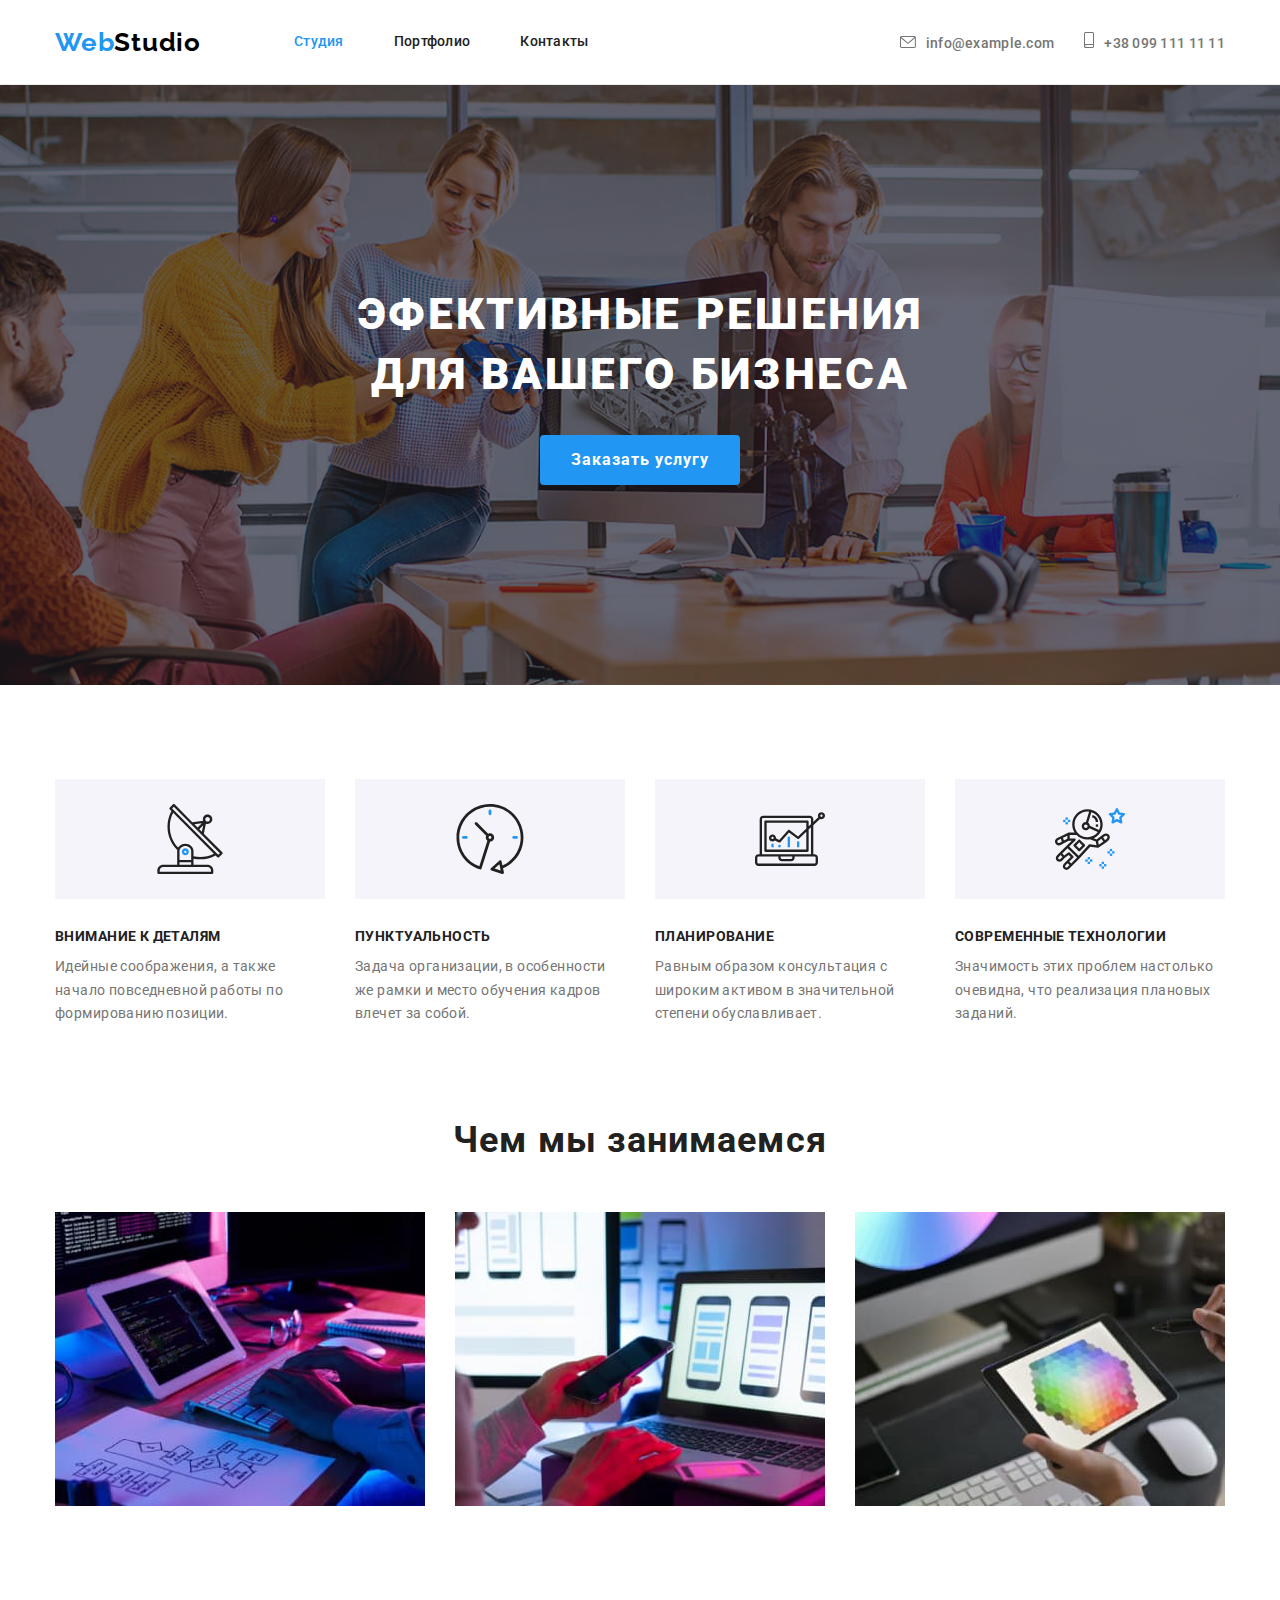
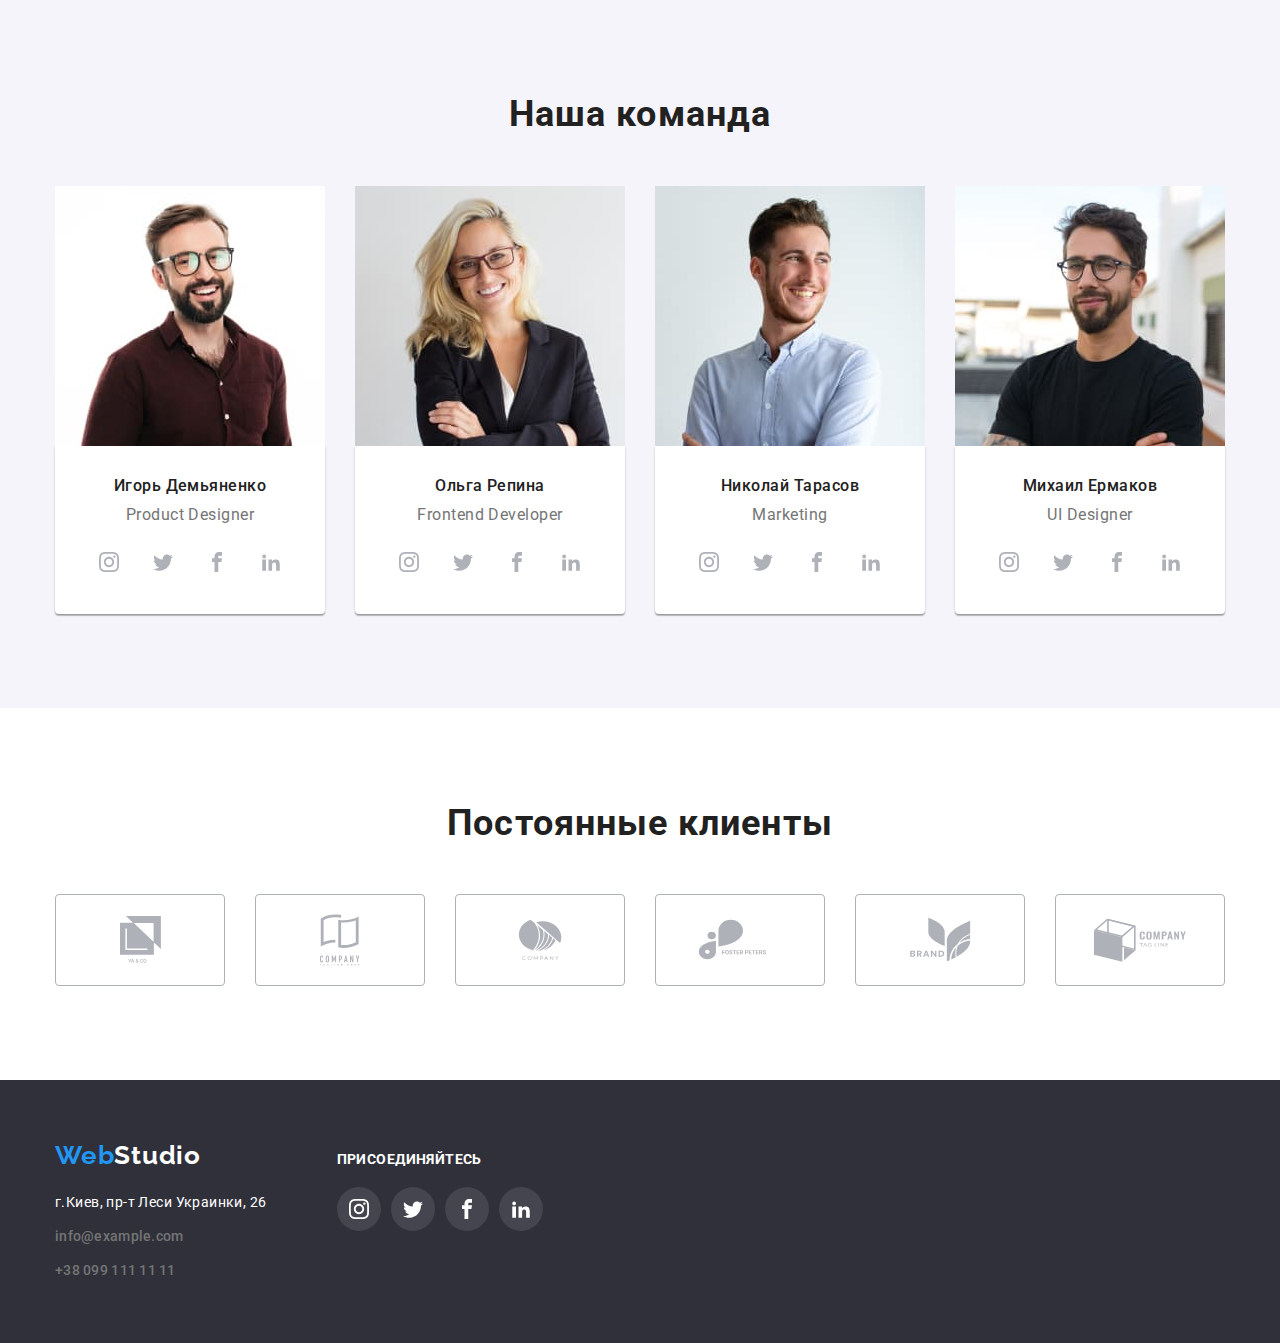
<file: index.html>
<!DOCTYPE html>
<html lang="ru">
<head>
    <meta charset="UTF-8">
    <meta http-equiv="X-UA-Compatible" content="IE=edge">
    <meta name="viewport" content="width=device-width, initial-scale=1.0">
    <title>WebStudio</title>
    <link rel="preconnect" href="https://fonts.googleapis.com">
    <link rel="preconnect" href="https://fonts.gstatic.com" crossorigin>
    <link href="https://fonts.googleapis.com/css2?family=Raleway:wght@700&family=Roboto:wght@400;500;700;900&display=swap"
        rel="stylesheet">
    <link rel="stylesheet" href="https://cdnjs.cloudflare.com/ajax/libs/modern-normalize/1.0.0/modern-normalize.min.css" />
    <link rel="stylesheet" href="./css/style.css">
</head>
<body>
    <header class="header">
            <div class="container header-line">
                <a href="#" class="logo header-logo"><span class="logo-first">Web</span>Studio</a>
                <nav class="navigation">
                    <ul class="header-list list">
                        <li class="header-item"><a href="#" class="header-link current">Студия</a></li>
                        <li class="header-item"><a href="./portfolio.html" class="header-link">Портфолио</a></li>
                        <li class="header-item"><a href="#contacts" class="header-link">Контакты</a></li>
                    </ul>
                </nav>
                <ul class="header-contacts list">
                        <li class="contacts-item">
                            <a href="mailto:info@example.com" class="contacts-mail contacts-link">
                                <svg class="header-icon" width="16" height="12">
                                    <use href="./img/icons.svg#icon-envelope"></use>
                                </svg>info@example.com</a>
                        </li>
                        <li class="contacts-item">
                            
                            <a href="tel:+380991111111" class="contacts-tel contacts-link">
                                <svg class="header-icon" width="10" height="16">
                                    <use href="./img/icons.svg#icon-smartphone"></use>
                            </svg>+38 099 111 11 11</a>
                        </li>
                </ul>
            </div>
    </header>
    <main>
        <section class="hero section">
            <div class="container">
            <h1 class="hero-name">эфективные решения <br>для вашего бизнеса</h1>
            <button type="button" class="hero-btn sort-btn">Заказать услугу</button>
            </div>
        </section>
            <!--Features-->
        <section class="features section">
            <div class="container">
            <h2 class="visually-hidden">hide</h2>
            <ul class="features-list list">
                <li class="features-item">
                    <div class="feature-item-icon">
                        <svg class="feature-icon">
                            <use href="./img/icons.svg#icon-antenna"></use>
                        </svg>
                    </div>
                    <h3 class="features-list-name">Внимание к деталям</h3>
                    <p class="features-list-text">Идейные соображения, а также начало повседневной работы по формированию позиции.</p>
                </li>
                <li class="features-item">
                    <div class="feature-item-icon">
                        <svg class="feature-icon">
                            <use href="./img/icons.svg#icon-clock"></use>
                        </svg>
                    </div>
                    <h3 class="features-list-name">Пунктуальность</h3>
                    <p class="features-list-text">Задача организации, в особенности же рамки и место обучения кадров влечет за собой.</p>
                </li>
                <li class="features-item">
                    <div class="feature-item-icon">
                        <svg class="feature-icon">
                            <use href="./img/icons.svg#icon-diagram"></use>
                        </svg>
                    </div>
                    <h3 class="features-list-name">Планирование</h3>
                    <p class="features-list-text">Равным образом консультация с широким активом в значительной степени обуславливает.</p>
                </li>
                <li class="features-item">
                    <div class="feature-item-icon">
                        <svg class="feature-icon">
                            <use href="./img/icons.svg#icon-astronaut"></use>
                        </svg>
                    </div>
                    <h3 class="features-list-name">Современные технологии</h3>
                    <p class="features-list-text">Значимость этих проблем настолько очевидна, что реализация плановых заданий.</p>
                </li>
            </ul>
            </div>
        </section>
            <!--Our work-->
        <section class="work-pics">
            <div class="container">
            <h2 class="work-pics-title section-title">Чем мы занимаемся</h2>
            <ul class="work-pics-list list">
                <li class="work-pics-item"><img src="./img/box-1.jpg" width="370" alt="рабочее место с планшетом"></li>
                <li class="work-pics-item"><img src="./img/box-2.jpg" width="370" alt="рабочее место с ноутбуком"></li>
                <li class="work-pics-item"><img src="./img/box-3.jpg" width="370" alt="планшет с палитрой"></li>
            </ul>
            </div>
        </section>
            <!--Our team-->
        <section class="team section">
            <div class="container">
            <h2 class="team-title section-title">Наша команда</h2>
            <ul class="team-list list">
                <li class="team-item">
                    <img src="./img/product-designer.jpg"  alt="a man with a beard in a brown shirt" width="270" class="team-img">
                    <div class="team-item-undertitle">
                        <h3 class="team-item-member">Игорь Демьяненко</h3>
                        <p lang="en" class="team-member-title">Product Designer</p>
                            <ul class="social-icon-list">
                                <li class="member-social-icon">
                                    <a href="#" class="member-social-link">
                                        <svg class="social-icon" width="20" height="20">
                                            <use href="./img/icons.svg#icon-instagram"></use>
                                        </svg>
                                    </a>
                                </li>
                                <li class="member-social-icon">
                                    <a href="#" class="member-social-link">
                                        <svg class="social-icon" width="20" height="20">
                                            <use href="./img/icons.svg#icon-twitter"></use>
                                        </svg>
                                    </a>
                                </li>
                                <li class="member-social-icon">
                                    <a href="#" class="member-social-link">
                                        <svg class="social-icon" width="20" height="20">
                                            <use href="./img/icons.svg#icon-facebook"></use>
                                        </svg>
                                    </a>
                                </li>
                                <li class="member-social-icon">
                                    <a href="#" class="member-social-link">
                                        <svg class="social-icon" width="20" height="20">
                                            <use href="./img/icons.svg#icon-linkedin2"></use>
                                        </svg>
                                    </a>
                                </li>
                            </ul>
                    </div>
                </li>
                <li class="team-item">
                    <img src="./img/fronend-developer.jpg" alt="woman in suit" width="270" class="team-img">
                    <div class="team-item-undertitle">
                    <h3 class="team-item-member">Ольга Репина</h3>
                    <p lang="en" class="team-member-title">Frontend Developer</p>
                    <ul class="social-icon-list">
                        <li class="member-social-icon">
                            <a href="#" class="member-social-link">
                                <svg class="social-icon" width="20" height="20">
                                    <use href="./img/icons.svg#icon-instagram"></use>
                                </svg>
                            </a>
                        </li>
                        <li class="member-social-icon">
                            <a href="#" class="member-social-link">
                                <svg class="social-icon" width="20" height="20">
                                    <use href="./img/icons.svg#icon-twitter"></use>
                                </svg>
                            </a>
                        </li>
                        <li class="member-social-icon">
                            <a href="#" class="member-social-link">
                                <svg class="social-icon" width="20" height="20">
                                    <use href="./img/icons.svg#icon-facebook"></use>
                                </svg>
                            </a>
                        </li>
                        <li class="member-social-icon">
                            <a href="#" class="member-social-link">
                                <svg class="social-icon" width="20" height="20">
                                    <use href="./img/icons.svg#icon-linkedin2"></use>
                                </svg>
                            </a>
                        </li>
                    </ul>
                    </div>
                </li>
                <li class="team-item">
                    <img src="./img/marketing.jpg" alt="man in polo" width="270" class="team-img">
                    <div class="team-item-undertitle">
                        <h3 class="team-item-member">Николай Тарасов</h3>
                        <p lang="en" class="team-member-title">Marketing</p>
                        <ul class="social-icon-list">
                            <li class="member-social-icon">
                                <a href="#" class="member-social-link">
                                    <svg class="social-icon" width="20" height="20">
                                        <use href="./img/icons.svg#icon-instagram"></use>
                                    </svg>
                                </a>
                            </li>
                            <li class="member-social-icon">
                                <a href="#" class="member-social-link">
                                    <svg class="social-icon" width="20" height="20">
                                        <use href="./img/icons.svg#icon-twitter"></use>
                                    </svg>
                                </a>
                            </li>
                            <li class="member-social-icon">
                                <a href="#" class="member-social-link">
                                    <svg class="social-icon" width="20" height="20">
                                        <use href="./img/icons.svg#icon-facebook"></use>
                                    </svg>
                                </a>
                            </li>
                            <li class="member-social-icon">
                                <a href="#" class="member-social-link">
                                    <svg class="social-icon" width="20" height="20">
                                        <use href="./img/icons.svg#icon-linkedin2"></use>
                                    </svg>
                                </a>
                            </li>
                        </ul>
                    </div>
                </li>
                <li class="team-item">
                    <img src="./img/ui-designer.jpg" alt="man in black t-shirt" width="270" class="team-img">
                    <div class="team-item-undertitle">
                    <h3 class="team-item-member">Михаил Ермаков</h3>
                    <p lang="en" class="team-member-title">UI Designer</p>
                    <ul class="social-icon-list">
                        <li class="member-social-icon">
                            <a href="#" class="member-social-link">
                                <svg class="social-icon" width="20" height="20">
                                    <use href="./img/icons.svg#icon-instagram"></use>
                                </svg>
                            </a>
                        </li>
                        <li class="member-social-icon">
                            <a href="#" class="member-social-link">
                                <svg class="social-icon" width="20" height="20">
                                    <use href="./img/icons.svg#icon-twitter"></use>
                                </svg>
                            </a>
                        </li>
                        <li class="member-social-icon">
                            <a href="#" class="member-social-link">
                                <svg class="social-icon" width="20" height="20">
                                    <use href="./img/icons.svg#icon-facebook"></use>
                                </svg>
                            </a>
                        </li>
                        <li class="member-social-icon">
                            <a href="#" class="member-social-link">
                                <svg class="social-icon" width="20" height="20">
                                    <use href="./img/icons.svg#icon-linkedin2"></use>
                                </svg>
                            </a>
                        </li>
                    </ul>
                    </div>
                </li>
            </ul>
            </div>
        </section>
            <!-- Clients -->
        <section class="clients section">
            <div class="container">
                <h3 class="clients-list-name">Постоянные клиенты</h3>
                    <ul class="clients-list list">
                        <li class="clients-item">
                            <a href="#" class="clients-item-link">
                                <svg class="clients-item-icon" width="41" height="47">
                                    <use href="./img/icons.svg#icon-yanco"></use>
                                </svg>
                            </a>
                        </li>
                        <li class="clients-item">
                            <a href="#" class="clients-item-link">
                                <svg class="clients-item-icon" width="40" height="52">
                                    <use href="./img/icons.svg#icon-taglinehere"></use>
                                </svg>
                            </a>
                        </li>
                        <li class="clients-item">
                            <a href="#" class="clients-item-link">
                                <svg class="clients-item-icon" width="44" height="41">
                                    <use href="./img/icons.svg#icon-company"></use>
                                </svg>
                            </a>
                        </li>
                        <li class="clients-item">
                            <a href="#" class="clients-item-link">
                                <svg class="clients-item-icon" width="85" height="41">
                                    <use href="./img/icons.svg#icon-fosterpeters"></use>
                                </svg>
                            </a>
                        </li>
                        <li class="clients-item">
                            <a href="#" class="clients-item-link">
                                <svg class="clients-item-icon" width="65" height="45">
                                    <use href="./img/icons.svg#icon-brand"></use>
                                </svg>
                            </a>
                        </li>
                        <li class="clients-item">
                            <a href="#" class="clients-item-link">
                            <svg class="clients-item-icon" width="94" height="44">
                                <use href="./img/icons.svg#icon-tagline"></use>
                            </svg>
                            </a>
                        </li>
                    </ul>
            </div>
        </section>
    </main>
    <footer class="footer">
        <div class="container footer-list">
            <div class="footer-link">
                <ul class="footer-link-list list">
                    <li class="logo">
                        <a href="#" class="footer-logo"><span class="logo-first">Web</span>Studio</a>
                    </li>
                    <li>
                        <address id="contacts" class="footer-contacts">
                            <ul class="footer-contacts-list list">
                                <li class="contacts-list"><a href="#" class="footer-address">г.Киев, пр-т Леси Украинки, 26</a></li>
                                <li class="contacts-list"><a href="mailto:info@example.com"
                                        class="footer-contacts-mail contacts-link">info@example.com</a>
                                </li>
                                <li class="contacts-list"><a href="tel:+380991111111" class="footer-contacts-tel contacts-link">+38 099 111 11
                                        11</a></li>
                            </ul>
                        </address>
                    </li>
                </ul>
            </div>
            <div class="social-list list">
                <p class="footer-social-name">присоединяйтесь</p>
                <ul class="social-icon-list">
                    <li class="member-social-icon">
                        <a href="#" class="footer-social-link">
                            <svg class="social-icon" width="20" height="20">
                                <use href="./img/icons.svg#icon-instagram"></use>
                            </svg>
                        </a>
                    </li>
                    <li class="member-social-icon">
                        <a href="#" class="footer-social-link">
                            <svg class="social-icon" width="20" height="20">
                                <use href="./img/icons.svg#icon-twitter"></use>
                            </svg>
                        </a>
                    </li>
                    <li class="member-social-icon">
                        <a href="#" class="footer-social-link">
                            <svg class="social-icon" width="20" height="20">
                                <use href="./img/icons.svg#icon-facebook"></use>
                            </svg>
                        </a>
                    </li>
                    <li class="member-social-icon">
                        <a href="#" class="footer-social-link">
                            <svg class="social-icon" width="20" height="20">
                                <use href="./img/icons.svg#icon-linkedin2"></use>
                            </svg>
                        </a>
                    </li>
                </ul>
            </div>
        </div>
    </footer>
</body>
</html>
</file>
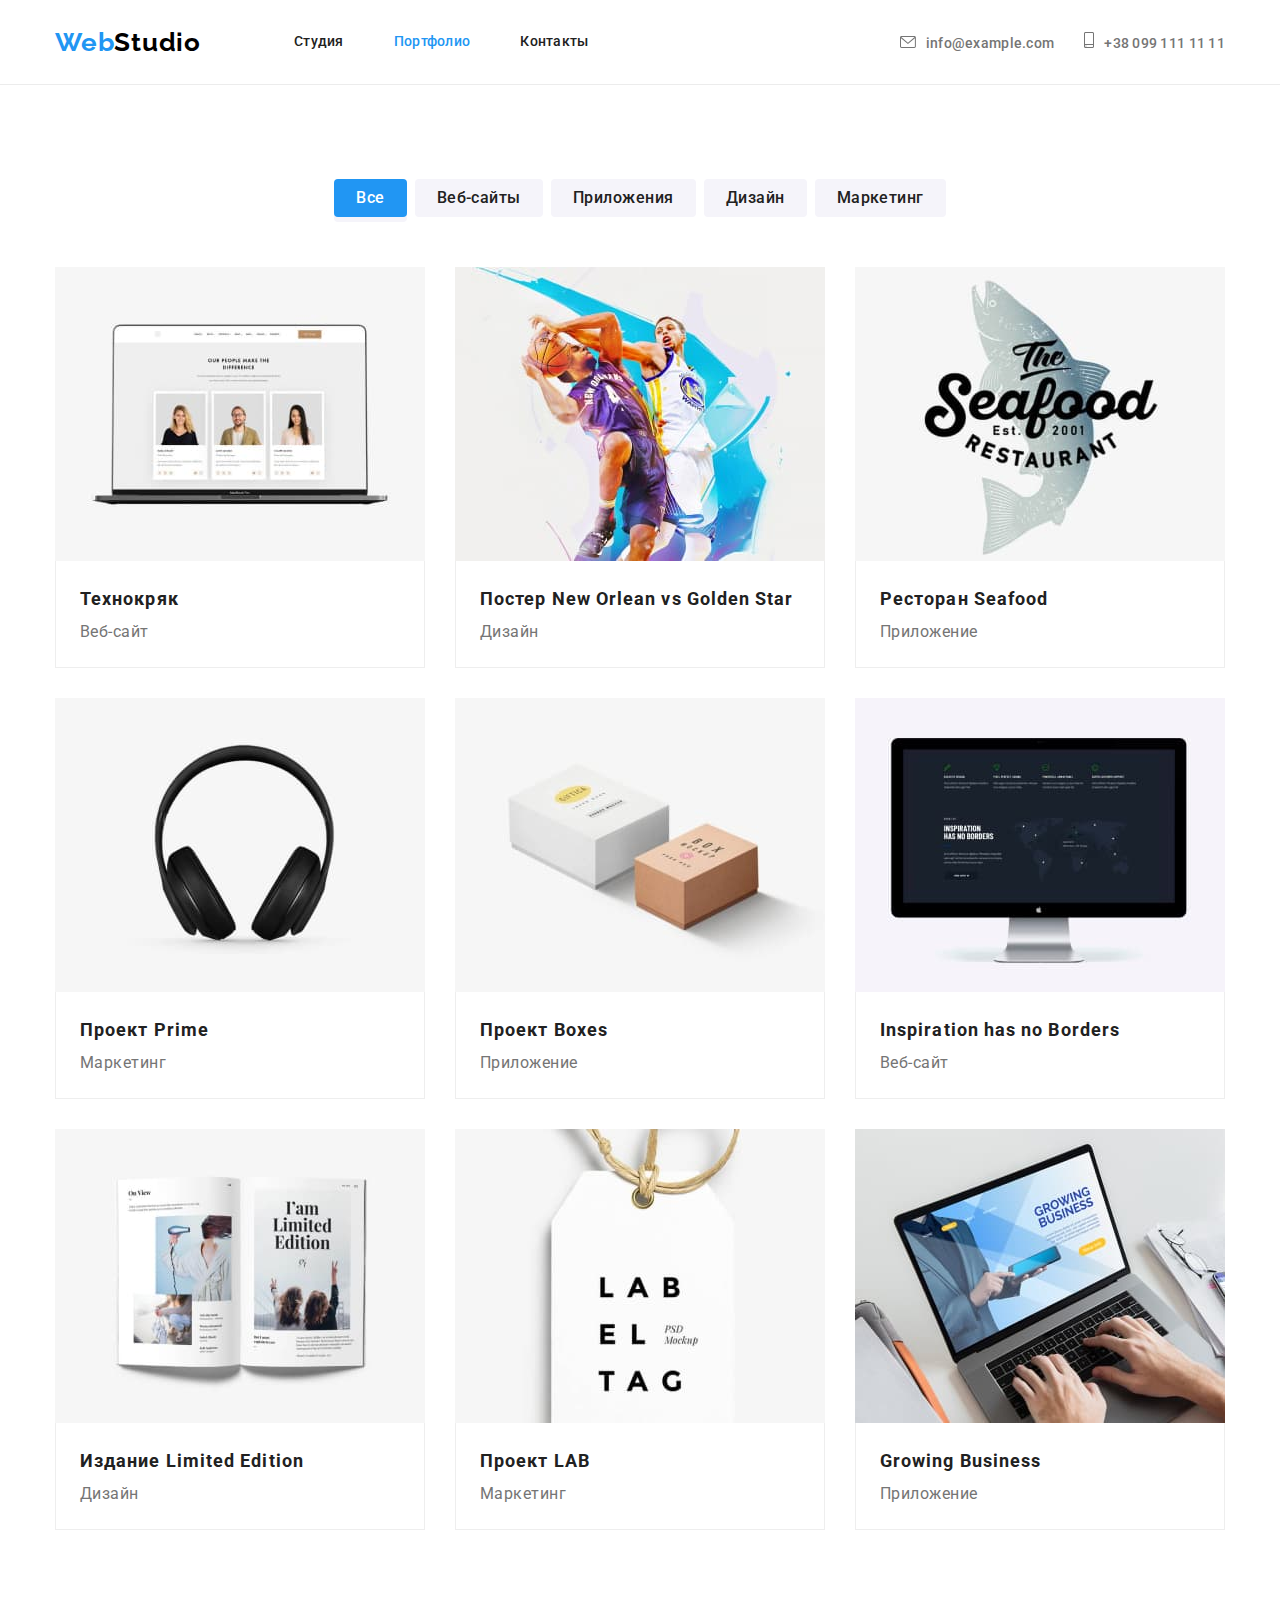
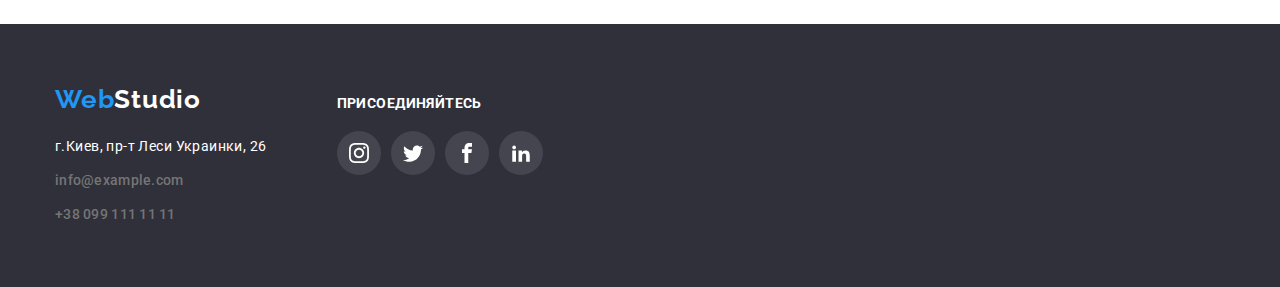
<file: portfolio.html>
<!DOCTYPE html>
<html lang="ru">
<head>
    <meta charset="UTF-8">
    <meta http-equiv="X-UA-Compatible" content="IE=edge">
    <meta name="viewport" content="width=device-width, initial-scale=1.0">
    <title>Portfolio</title>
    <link rel = “preconnect” href = “https://fonts.gstatic.com”>
    <link rel="preconnect" href="https://fonts.googleapis.com">
    <link rel="preconnect" href="https://fonts.gstatic.com" crossorigin>
    <link href="https://fonts.googleapis.com/css2?family=Raleway:wght@700&family=Roboto:wght@400;500;700;900&display=swap"
        rel="stylesheet">
        <link rel="stylesheet" href="https://cdnjs.cloudflare.com/ajax/libs/modern-normalize/1.0.0/modern-normalize.min.css" />
    <link rel="stylesheet" href="./css/style.css">
</head>
<body>
    <header class="header">
        <div class="container header-line">
        <a href="./index.html" class="logo"><span class="logo-first">Web</span>Studio</a>
        <nav class="navigation">
            <ul class="header-list list">
                <li class="header-item"><a href="./index.html" class="header-link">Студия</a></li>
                <li class="header-item"><a href="" class="header-link current">Портфолио</a></li>
                <li class="header-item"><a href="#contacts" class="header-link">Контакты</a></li>
            </ul>
        </nav>
        <ul class="header-contacts list">
            <li class="contacts-item">
                <a href="mailto:info@example.com" class="contacts-mail contacts-link">
                    <svg class="header-icon" width="16" height="12">
                        <use href="./img/icons.svg#icon-envelope"></use>
                    </svg>info@example.com</a>
            </li>
            <li class="contacts-item">
                <a href="tel:+380991111111" class="contacts-tel contacts-link"><svg class="header-icon" width="10" height="16">
                        <use href="./img/icons.svg#icon-smartphone"></use>
                    </svg>+38 099 111 11 11</a>
            </li>
        </ul>
        </div>
    </header>
    <main>
        <section class="sort section">
            <div class="container">
            <h1 class="visually-hidden">hide</h1>
            <ul class="button-list list">
                <li class="item-btn"><button class="button btn-current sort-btn">Все</button></li>
                <li class="item-btn"><button class="button sort-btn">Веб-сайты</button></li>
                <li class="item-btn"><button class="button sort-btn">Приложения</button></li>
                <li class="item-btn"><button class="button sort-btn">Дизайн</button></li>
                <li class="item-btn"><button class="button sort-btn">Маркетинг</button></li>
            </ul>
            <ul class="img-list list">
                <li class="item-list">
                    <a tabindex="0" class="item-list-link" href="#">
                        <img src="./img/portfolio-tehnokriak.jpg" alt="экран ноутбука с web">
                            <div class="border-bottom-text">
                                <h2 class="ourwork-img-title">Технокряк</h2>
                                <p class="ourwork-img-description">Веб-сайт</p>
                            </div>
                    </a>
                </li>
                <li class="item-list">
                    <a class="item-list-link" href="#">
                    <img src="./img/portfolio-poster.jpg" alt="баскетбольная команда">
                        <div class="border-bottom-text">
                            <h2 class="ourwork-img-title">Постер <span lang="en">New Orlean vs Golden Star</span></h2>
                            <p class="ourwork-img-description">Дизайн</p>
                        </div>
                    </a>
                </li>
                <li class="item-list">
                    <a class="item-list-link" href="#">
                    <img src="./img/portfolio-restoraunt.jpg" alt="плакат с рыбой">
                        <div class="border-bottom-text">
                            <h2 class="ourwork-img-title">Ресторан <span lang="en">Seafood</span></h2>
                            <p class="ourwork-img-description">Приложение</p>
                        </div>
                    </a>
                </li>
                <li class="item-list">
                    <a class="item-list-link" href="#">
                    <img src="./img/portfolio-prime.jpg" alt="наушники">
                        <div class="border-bottom-text">
                            <h2 class="ourwork-img-title">Проект <span lang="en">Prime</span></h2>
                            <p class="ourwork-img-description">Маркетинг</p>
                        </div>
                    </a>
                </li>
                <li class="item-list">
                    <a class="item-list-link" href="#">
                    <img src="./img/portfolio-boxes.jpg" alt="картонные коробки">
                        <div class="border-bottom-text">
                            <h2 class="ourwork-img-title">Проект <span lang="en">Boxes</span></h2>
                            <p class="ourwork-img-description">Приложение</p>
                        </div>
                    </a>
                </li>
                <li class="item-list">
                    <a class="item-list-link" href="#">
                    <img src="./img/portfolio-no-borders.jpg" alt="чорный монитор">
                        <div class="border-bottom-text">
                            <h2 class="ourwork-img-title" lang="en">Inspiration has no Borders</h2>
                            <p class="ourwork-img-description">Веб-сайт</p>
                        </div>
                    </a>
                </li>
                <li class="item-list">
                    <a class="item-list-link" href="#">
                    <img src="./img/portfolio-le.jpg" alt="развернутая книга">
                        <div class="border-bottom-text">
                            <h2 class="ourwork-img-title">Издание <span lang="en">Limited Edition</span></h2>
                            <p class="ourwork-img-description">Дизайн</p>
                        </div>
                    </a>
                </li>
                <li class="item-list">
                    <a class="item-list-link" href="#">
                    <img src="./img/portfolio-lab.jpg" alt="бирка с надписью lab">
                        <div class="border-bottom-text">
                            <h2 class="ourwork-img-title">Проект <span lang="en">LAB</span></h2>
                            <p class="ourwork-img-description">Маркетинг</p>
                        </div>
                    </a>
                </li>
                <li class="item-list">
                    <a class="item-list-link" href="#">
                    <img src="./img/portfolio-growing-bsns.jpg" alt="руки на клавиатуре ноутбука">
                        <div class="border-bottom-text">
                            <h2 class="ourwork-img-title" lang="en">Growing Business</h2>
                            <p class="ourwork-img-description">Приложение</p>
                        </div>
                    </a>
                </li>
            </ul>
            </div>
        </section>
    </main>
    <footer class="footer">
        <div class="container footer-list">
            <div class="footer-link">
                <ul class="footer-link-list list">
                    <li class="logo">
                        <a href="#" class="footer-logo"><span class="logo-first">Web</span>Studio</a>
                    </li>
                    <li>
                        <address id="contacts" class="footer-contacts">
                            <ul class="footer-contacts-list list">
                                <li class="contacts-list"><a href="#" class="footer-address">г.Киев, пр-т Леси Украинки,
                                        26</a></li>
                                <li class="contacts-list"><a href="mailto:info@example.com"
                                        class="footer-contacts-mail contacts-link">info@example.com</a>
                                </li>
                                <li class="contacts-list"><a href="tel:+380991111111"
                                        class="footer-contacts-tel contacts-link">+38 099 111 11
                                        11</a></li>
                            </ul>
                        </address>
                    </li>
                </ul>
            </div>
            <div class="social-list list">
                <p class="footer-social-name">присоединяйтесь</p>
                <ul class="social-icon-list">
                    <li class="member-social-icon">
                        <a href="#" class="footer-social-link">
                            <svg class="social-icon" width="20" height="20">
                                <use href="./img/icons.svg#icon-instagram"></use>
                            </svg>
                        </a>
                    </li>
                    <li class="member-social-icon">
                        <a href="#" class="footer-social-link">
                            <svg class="social-icon" width="20" height="20">
                                <use href="./img/icons.svg#icon-twitter"></use>
                            </svg>
                        </a>
                    </li>
                    <li class="member-social-icon">
                        <a href="#" class="footer-social-link">
                            <svg class="social-icon" width="20" height="20">
                                <use href="./img/icons.svg#icon-facebook"></use>
                            </svg>
                        </a>
                    </li>
                    <li class="member-social-icon">
                        <a href="#" class="footer-social-link">
                            <svg class="social-icon" width="20" height="20">
                                <use href="./img/icons.svg#icon-linkedin2"></use>
                            </svg>
                        </a>
                    </li>
                </ul>
            </div>
        </div>
    </footer>
</body>
</html>
</file>
<file: css/style.css>
:root {
    --hero-btntxt-color: #ffffff;
    --hero-btnbkg-color: #2196f3;
    --button-color: #212121;
    --accent-color: #2196f3;
    --title-color: #212121;
    --text-color: #757575;
    --img-title-color: #212121;
    --team-background: #f5f4fa;
    --team-item-background: #ffffff;
    --border-item-color: #201212;
}
p,
h1,
h2,
h3,
h4,
h5,
h6 {
    margin: 0;
}
ul {
    margin: 0;
    padding: 0;
}
img {
    display: block;
}
/*-- Разметка главной страницы --*/
body {
    background-color: white;
    font-family: "Roboto", sans-serif;
    color: #212121;
}
/*-- Палитра --*/
/*-- header btn color #212121 --*/
/*-- accent #2196F3 --*/
/*-- feature title color #212121 --*/
/*-- feature text color #757575 --*/
/*-- name member color #212121 --*/
/*-- career member color #757575 --*/

.list {
    list-style: none;
}
.container {
    width: 1200px;
    padding-left: 15px;
    padding-right: 15px;
    margin: 0 auto;
}
.section {
    padding-bottom: 94px;
    padding-top: 94px;
}
.logo {
    font-family: "Raleway", sans-serif;
    font-weight: 700;
    font-size: 26px;
    line-height: 1.19;
    letter-spacing: 0.03em;
    color: #000000;
    text-decoration: none;
}
.logo-first {
    font-family: "Raleway", sans-serif;
    font-weight: 700;
    font-size: 26px;
    line-height: 1.19;
    letter-spacing: 0.03em;
    color: #2196f3;
}
/*-- HERO ILUSTRATION --*/
.hero {
    background-color: #2f303a;
    padding-top: 200px;
    padding-bottom: 200px;
    background-image: linear-gradient(
            rgba(47, 48, 58, 0.4),
            rgba(47, 48, 58, 0.4)
        ),
        url(../img/hero-image.jpg);
    background-repeat: no-repeat;
    background-position: center;
    background-size: cover;
    max-width: 1600px;
    margin: 0 auto;
}
.hero-name {
    font-weight: 900;
    font-size: 44px;
    line-height: 1.36;
    text-align: center;
    letter-spacing: 0.06em;
    text-transform: uppercase;
    color: #ffffff;
}
.hero-btn {
    display: block;
    width: 200px;
    height: 50px;
    font-family: inherit;
    font-weight: 700;
    font-size: 16px;
    line-height: 1.87;
    align-items: center;
    text-align: center;
    letter-spacing: 0.06em;
    color: var(--hero-btntxt-color);
    background: var(--hero-btnbkg-color);
    margin: 30px auto auto;
    border-radius: 4px;
    border: none;
}
.header {
    border-top: 1px #ffffff;
    border-bottom: 1px solid #ececec;
}
.header-logo {
    padding: 24px 0;
}
.header-line {
    display: flex;
    align-items: center;
}
.header-link {
    display: block;
    padding-top: 32px;
    padding-bottom: 32px;
    font-weight: 500;
    font-size: 14px;
    line-height: 1.14;
    letter-spacing: 0.02em;
    color: var(--button-color);
    text-decoration: none;
}
.header-link:hover::after {
    border-bottom: 4px #2196f3;
}
.header-link:hover,
.header-link:focus,
.contacts-link:hover,
.contacts-link:focus {
    color: var(--accent-color);
}
.contacts-item {
    display: flex;
    /* align-items: baseline; */
}
.header-icon {
    fill: currentColor;
}
.contacts-item:hover .header-icon {
    fill: var(--accent-color);
}
.header-list .header-link.current {
    color: var(--accent-color);
}
.header-list {
    display: flex;
}
.navigation {
    margin-left: 93px;
}
.header-list .header-item + .header-item {
    margin-left: 50px;
}

.header-contacts {
    display: flex;
    margin-left: auto;
    align-items: baseline;
}
.contacts-link {
    font-weight: 500;
    font-size: 14px;
    line-height: 1.14;
    letter-spacing: 0.02em;
    color: var(--text-color);
    text-decoration: none;
    color: #757575;
}
.header-contacts .contacts-item + .contacts-item {
    margin-left: 30px;
}

.header-icon {
    margin-right: 10px;
}

.contacts-mail,
.contacts-tel {
    padding-top: 32px;
    padding-bottom: 32px;
}

/*-------Features--------*/
.features {
    margin-top: 0;
    padding-top: 94px;
}
.features-list {
    display: flex;
    flex-wrap: wrap;
}
.feature-item-icon {
    display: flex;
    width: 270px;
    height: 120px;
    background-color: #f5f4fa;
    margin-bottom: 30px;
    align-items: center;
    justify-content: center;
}
.feature-icon {
    width: 70px;
    height: 70px;
}
.features-item + .features-item {
    margin-left: 30px;
}
.features-list .features-item {
    width: 270px;
}
.features-list-name {
    font-weight: 700;
    font-size: 14px;
    line-height: 1.14;
    letter-spacing: 0.03em;
    text-transform: uppercase;
    color: var(--img-title-color);
    margin-bottom: 10px;
}
.features-list-text {
    font-weight: normal;
    font-size: 14px;
    line-height: 1.71;
    letter-spacing: 0.03em;
    color: var(--text-color);
}
/*----------OUR WORK -------*/
.work-pics {
    margin-top: 0;
    padding-bottom: 94px;
}
.work-pics-title {
    margin-bottom: 50px;
}
.work-pics-list {
    display: flex;
    width: 370px;
}
.work-pics-item + .work-pics-item {
    margin-left: 30px;
}
/*-------OUR TEAM -------*/
.team {
    margin-top: 0;
    background-color: var(--team-background);
    border-color: tomato;
}
.team-title {
    margin-bottom: 50px;
}
.section-title {
    font-weight: 700;
    font-size: 36px;
    line-height: 1.16;
    text-align: center;
    letter-spacing: 0.03em;
    color: var(--title-color);
}
.team-list {
    display: flex;
    margin-left: -30px;
}

.team-item {
    width: calc(100% / 4 - 30px);
    margin-left: 30px;
    background-color: var(--team-item-background);
}
.team-item-undertitle {
    padding: 30px 32px;
    box-shadow: 0px 1px 3px rgba(0, 0, 0, 0.12), 0px 1px 1px rgba(0, 0, 0, 0.14),
        0px 2px 1px rgba(0, 0, 0, 0.2);
    border-radius: 0px 0px 4px 4px;
}
.team-item-member {
    font-weight: 500;
    font-size: 16px;
    line-height: calc(19 / 16);
    text-align: center;
    letter-spacing: 0.03em;
    color: var(--img-title-color);
    margin-bottom: 10px;
}
.team-member-title {
    font-weight: normal;
    font-size: 16px;
    line-height: calc(19 / 16);
    text-align: center;
    letter-spacing: 0.03em;
    color: var(--text-color);
    margin-bottom: 16px;
}
.social-icon-list {
    list-style: none;
    display: flex;
    justify-content: center;
}
.social-icon {
    /* display: flex; */
    fill: currentColor;
}
.member-social-link {
    width: 44px;
    height: 44px;
    border-radius: 50%;
    display: flex;
    align-items: center;
    justify-content: center;
    color: #afb1b8;
}

.member-social-link:hover,
.member-social-link:focus {
    color: #ffffff;
    background-color: var(--accent-color);
}

/* Clients */

.clients-list-name {
    font-weight: 700;
    font-size: 36px;
    line-height: 42px;
    text-align: center;
    letter-spacing: 0.03em;
    color: var(--img-title-color);
    margin-bottom: 50px;
}
.clients-item-link {
    color: #afb1b8;
    width: 170px;
    height: 92px;
    border: 1px solid #afb1b8;
    border-radius: 4px;
    display: flex;
    align-items: center;
    justify-content: center;
    cursor: pointer;
}

.clients-item-icon {
    fill: currentColor;
}
.clients-item-link:hover,
.clients-item-link:focus {
    border-color: var(--accent-color);
    color: var(--accent-color);
}

.clients-item + .clients-item {
    margin-left: 30px;
}

.clients-list {
    display: flex;
}
/*--  Footer --*/

.footer {
    padding-top: 60px;
    padding-bottom: 60px;
    background-color: #2f303a;
}
/* .footer-link {
    display: flex;
} */
.footer-list {
    display: flex;
    align-items: baseline;
    /* flex-direction: row; */
}
.footer-logo {
    font-family: Raleway;
    font-weight: 700;
    font-size: 26px;
    line-height: calc(31 / 26);
    letter-spacing: 0.03em;
    color: #ffffff;
    text-decoration: none;
    display: block;
    margin-bottom: 20px;
}

.contacts-list {
    text-decoration: none;
}

.footer-address {
    font-style: normal;
    font-weight: normal;
    font-size: 14px;
    line-height: 1.71;
    letter-spacing: 0.03em;
    color: #ffffff;
    text-decoration: none;
}
.footer-contacts {
    font-style: normal;
}
.contacts-list:not(:last-child) {
    margin-bottom: 10px;
}
.contacts-list:hover,
.contacts-list:focus,
.footer-address:hover,
.footer-address:focus {
    color: var(--accent-color);
}
.footer-link {
    font-size: 14px;
    line-height: 1.71;
    color: rgba(255, 255, 255, 0.6);
    text-decoration: none;
}
.social-list {
    margin-left: 70px;
}
.footer-social-name {
    font-weight: 700;
    font-size: 14px;
    line-height: calc(16 / 14);
    letter-spacing: 0.03em;
    text-transform: uppercase;
    color: #ffffff;
    margin-bottom: 20px;
}

.footer-social-link {
    width: 44px;
    height: 44px;
    border-radius: 50%;
    background-color: rgba(255, 255, 255, 0.1);
    display: flex;
    align-items: center;
    justify-content: center;
    color: #ffffff;
}

.member-social-icon + .member-social-icon {
    margin-left: 10px;
}
.footer-social-link:hover,
.footer-social-link:focus {
    background-color: var(--accent-color);
}
.footer-social-link:hover .social-icon,
.footer-social-link:focus .social-icon {
    fill: #ffffff;
}

/*-- Разметка страницы Portfolio --*/
.button-list {
    display: flex;
    justify-content: center;
    margin-bottom: 50px;
}
.button-list .item-btn + .item-btn {
    margin-left: 8px;
}
.button {
    padding: 6px 22px;
    font-family: inherit;
    font-weight: 500;
    font-size: 16px;
    line-height: 1.62;
    letter-spacing: 0.03em;
    color: #212121;
    text-decoration: none;
    background-color: #f5f4fa;
    border-radius: 4px;
    border: none;
}
.button:hover,
.button:focus,
.button-list .button.btn-current {
    background-color: var(--accent-color);
    color: #ffffff;
    box-shadow: 0 5px 0 #f5f4fa;
}
.sort-btn {
    cursor: pointer;
}
.ourwork-img-title {
    font-weight: 700;
    font-size: 18px;
    line-height: 2;
    letter-spacing: 0.06em;
    color: var(--img-title-color);
}
.ourwork-img-description {
    font-size: 16px;
    line-height: calc(30 / 16);
    letter-spacing: 0.03em;
    color: var(--text-color);
}
.visually-hidden {
    position: absolute;
    clip: rect(0 0 0 0);
    width: 1px;
    height: 1px;
    margin: -1px;
}
.img-list {
    display: flex;
    flex-wrap: wrap;
    margin-left: -30px;
    margin-top: -30px;
}
.item-list {
    width: calc(100% / 3 - 30px);
    margin-left: 30px;
    margin-top: 30px;
}
.item-list-link {
    text-decoration: none;
}

.item-list:hover,
.item-list:focus-within {
    box-shadow: 5px 10px 10px rgba(0, 0, 0, 0.12);
}
.border-bottom-text {
    border-bottom: 1px solid #eeeeee;
    border-right: 1px solid #eeeeee;
    border-left: 1px solid #eeeeee;
    padding: 20px 24px;
}
</file>
